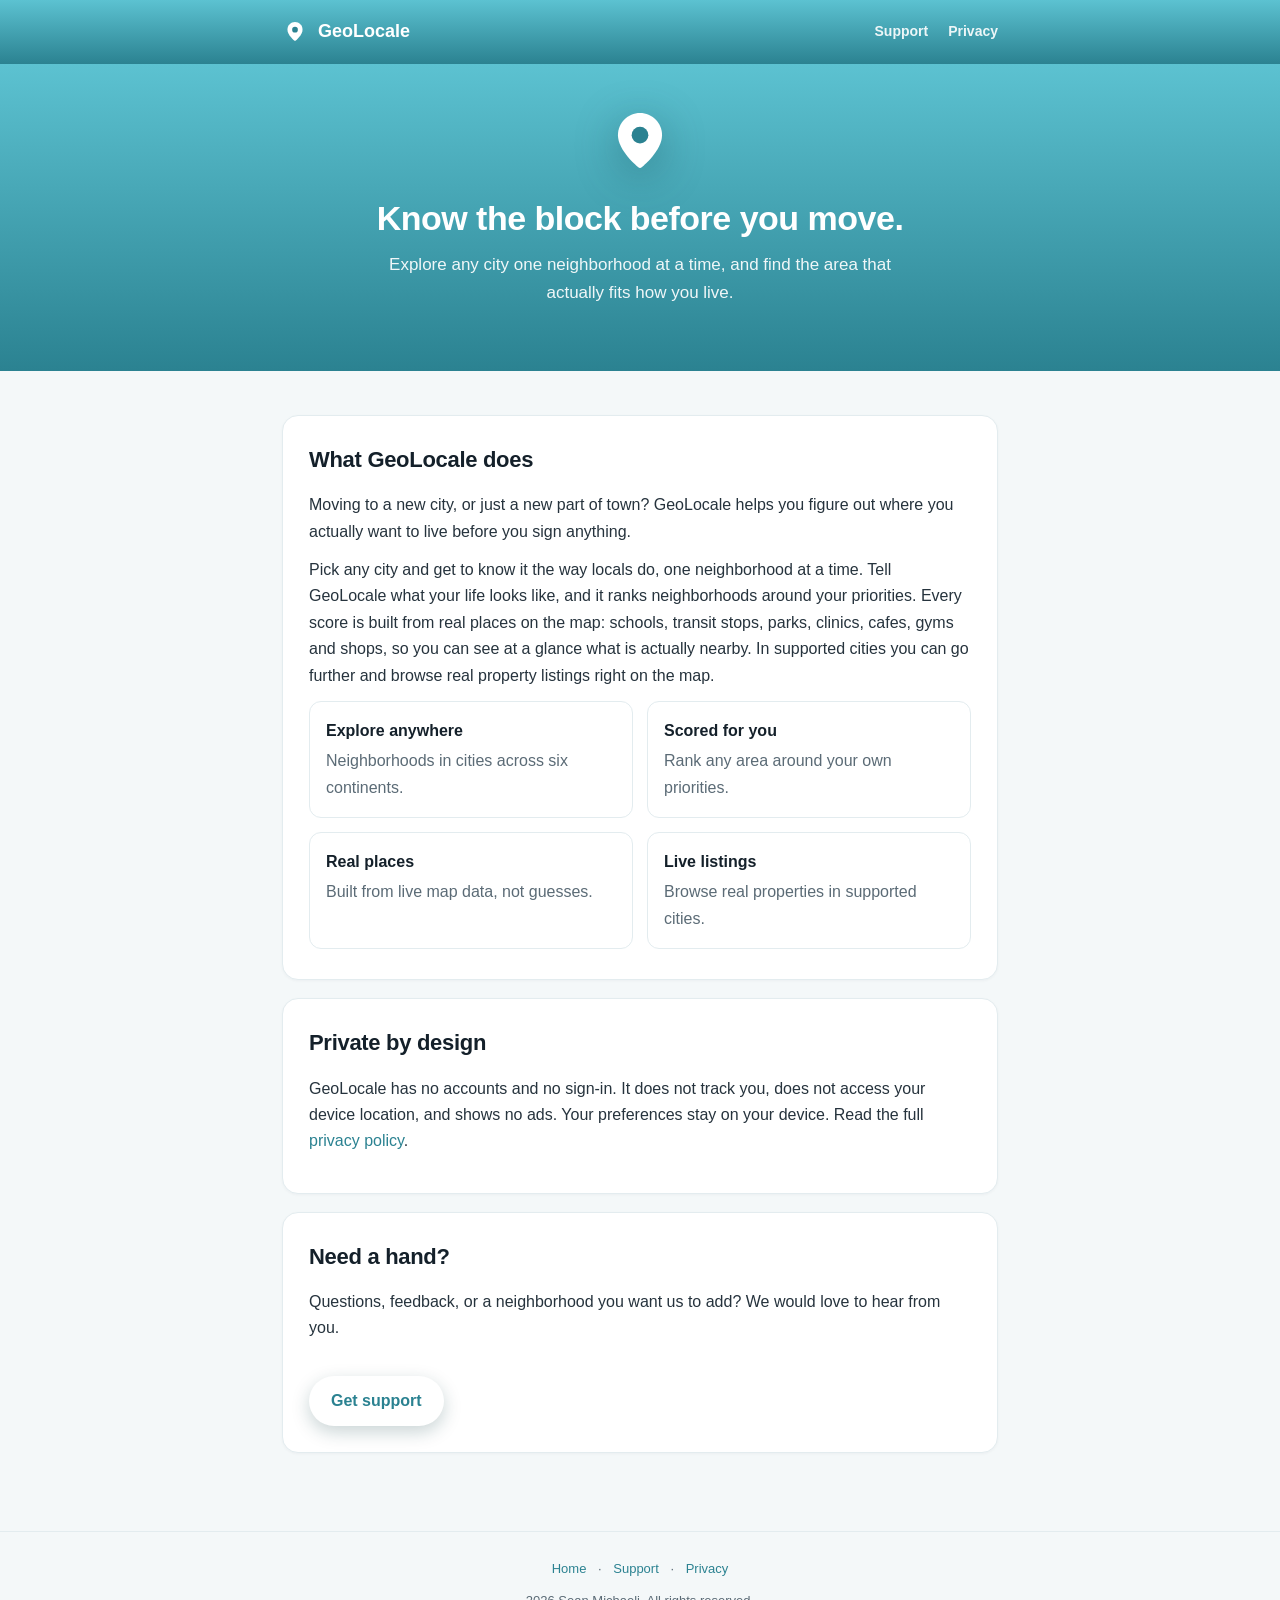
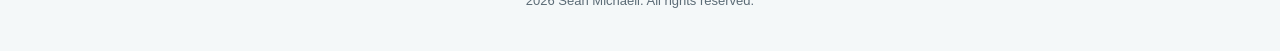
<file: index.html>
<!doctype html>
<html lang="en">
<head>
<meta charset="utf-8">
<meta name="viewport" content="width=device-width,initial-scale=1">
<title>GeoLocale · Know the block before you move</title>
<meta name="description" content="Explore any city one neighborhood at a time, and find the area that actually fits how you live.">
<link rel="stylesheet" href="style.css">
</head>
<body>
<header class="site-head">
  <div class="wrap nav">
    <a class="brand" href="index.html">
      <svg class="pin" viewBox="0 0 100 100" xmlns="http://www.w3.org/2000/svg"><path fill="#fff" d="M50 12c-16 0-29 13-29 29 0 20 25 41 28 43a2 2 0 0 0 2 0c3-2 28-23 28-43 0-16-13-29-29-29z"/><circle cx="50" cy="41" r="11" fill="#2b8291"/></svg>
      GeoLocale
    </a>
    <nav class="nav-links">
      <a href="support.html">Support</a>
      <a href="privacy.html">Privacy</a>
    </nav>
  </div>
</header>

<section class="hero">
  <div class="wrap">
    <svg class="pin-lg" viewBox="0 0 100 100" xmlns="http://www.w3.org/2000/svg"><path fill="#fff" d="M50 12c-16 0-29 13-29 29 0 20 25 41 28 43a2 2 0 0 0 2 0c3-2 28-23 28-43 0-16-13-29-29-29z"/><circle cx="50" cy="41" r="11" fill="#2b8291"/></svg>
    <h1>Know the block before you move.</h1>
    <p>Explore any city one neighborhood at a time, and find the area that actually fits how you live.</p>
  </div>
</section>

<main>
  <div class="wrap">
    <div class="card">
      <h2>What GeoLocale does</h2>
      <p>Moving to a new city, or just a new part of town? GeoLocale helps you figure out where you actually want to live before you sign anything.</p>
      <p>Pick any city and get to know it the way locals do, one neighborhood at a time. Tell GeoLocale what your life looks like, and it ranks neighborhoods around your priorities. Every score is built from real places on the map: schools, transit stops, parks, clinics, cafes, gyms and shops, so you can see at a glance what is actually nearby. In supported cities you can go further and browse real property listings right on the map.</p>
      <div class="feat">
        <div class="f"><b>Explore anywhere</b><span class="muted">Neighborhoods in cities across six continents.</span></div>
        <div class="f"><b>Scored for you</b><span class="muted">Rank any area around your own priorities.</span></div>
        <div class="f"><b>Real places</b><span class="muted">Built from live map data, not guesses.</span></div>
        <div class="f"><b>Live listings</b><span class="muted">Browse real properties in supported cities.</span></div>
      </div>
    </div>

    <div class="card">
      <h2>Private by design</h2>
      <p>GeoLocale has no accounts and no sign-in. It does not track you, does not access your device location, and shows no ads. Your preferences stay on your device. Read the full <a href="privacy.html">privacy policy</a>.</p>
    </div>

    <div class="card">
      <h2>Need a hand?</h2>
      <p>Questions, feedback, or a neighborhood you want us to add? We would love to hear from you.</p>
      <a class="btn" href="support.html">Get support</a>
    </div>
  </div>
</main>

<footer>
  <div class="wrap">
    <a href="index.html">Home</a> · <a href="support.html">Support</a> · <a href="privacy.html">Privacy</a>
    <div style="margin-top:10px">2026 Sean Michaeli. All rights reserved.</div>
  </div>
</footer>
</body>
</html>
</file>
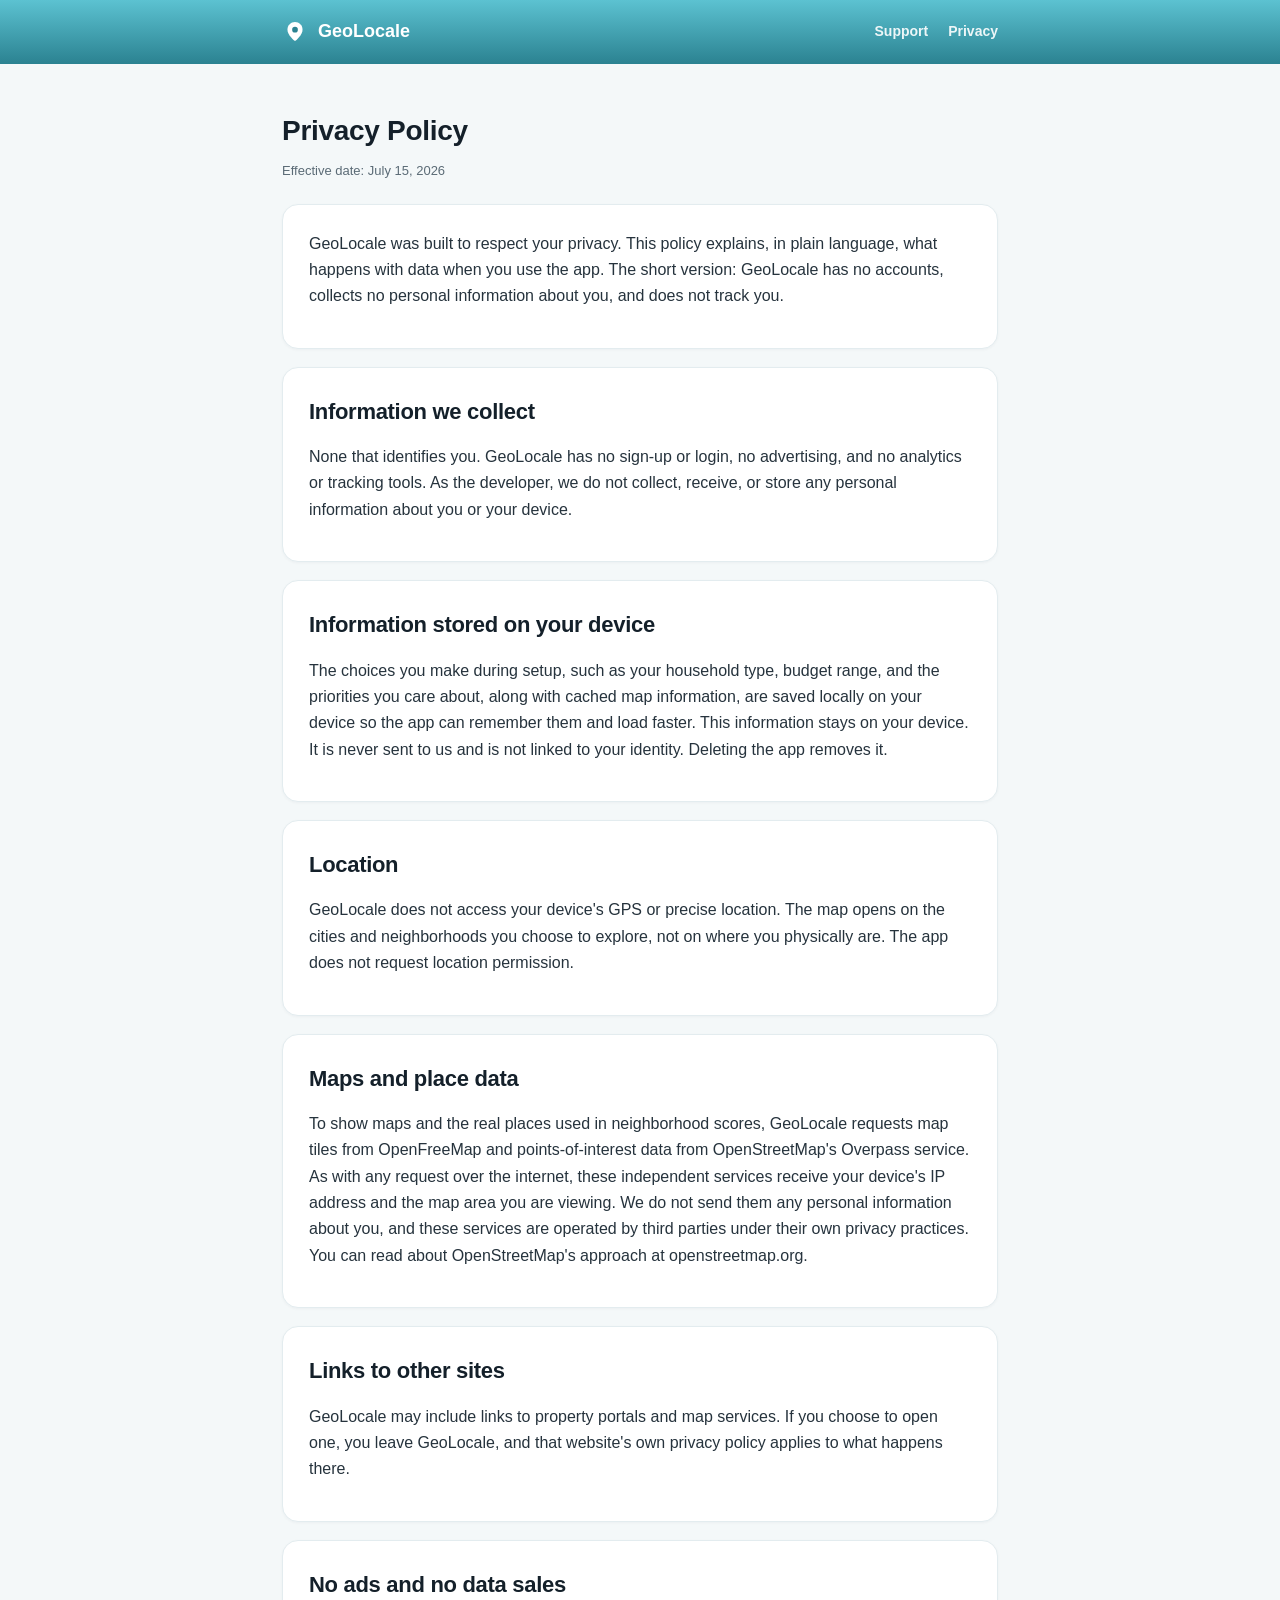
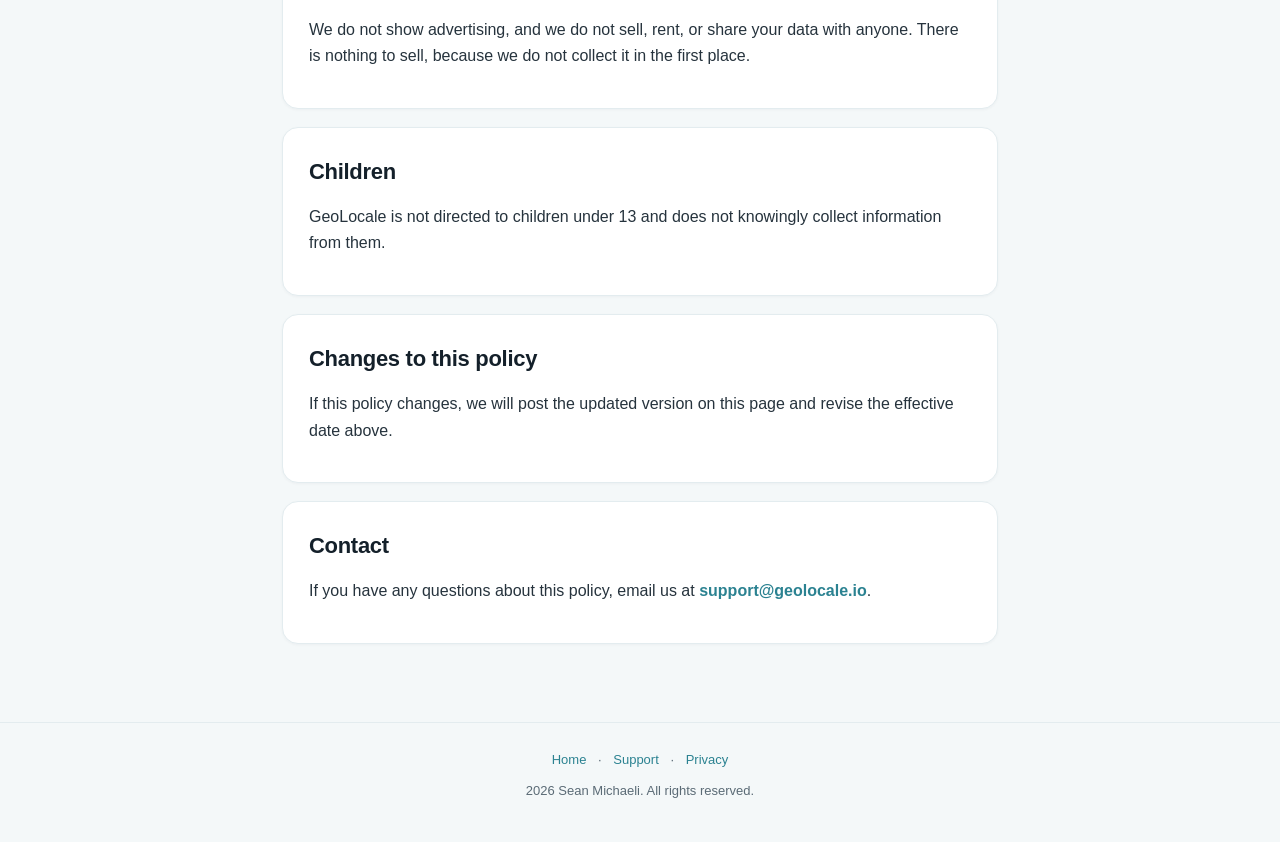
<file: privacy.html>
<!doctype html>
<html lang="en">
<head>
<meta charset="utf-8">
<meta name="viewport" content="width=device-width,initial-scale=1">
<title>GeoLocale · Privacy Policy</title>
<meta name="description" content="The GeoLocale privacy policy.">
<link rel="stylesheet" href="style.css">
</head>
<body>
<header class="site-head">
  <div class="wrap nav">
    <a class="brand" href="index.html">
      <svg class="pin" viewBox="0 0 100 100" xmlns="http://www.w3.org/2000/svg"><path fill="#fff" d="M50 12c-16 0-29 13-29 29 0 20 25 41 28 43a2 2 0 0 0 2 0c3-2 28-23 28-43 0-16-13-29-29-29z"/><circle cx="50" cy="41" r="11" fill="#2b8291"/></svg>
      GeoLocale
    </a>
    <nav class="nav-links">
      <a href="support.html">Support</a>
      <a href="privacy.html">Privacy</a>
    </nav>
  </div>
</header>

<main>
  <div class="wrap">
    <h2 style="font-size:28px;margin-bottom:6px">Privacy Policy</h2>
    <p class="eff">Effective date: July 15, 2026</p>

    <div class="card">
      <p>GeoLocale was built to respect your privacy. This policy explains, in plain language, what happens with data when you use the app. The short version: GeoLocale has no accounts, collects no personal information about you, and does not track you.</p>
    </div>

    <div class="card">
      <h2>Information we collect</h2>
      <p>None that identifies you. GeoLocale has no sign-up or login, no advertising, and no analytics or tracking tools. As the developer, we do not collect, receive, or store any personal information about you or your device.</p>
    </div>

    <div class="card">
      <h2>Information stored on your device</h2>
      <p>The choices you make during setup, such as your household type, budget range, and the priorities you care about, along with cached map information, are saved locally on your device so the app can remember them and load faster. This information stays on your device. It is never sent to us and is not linked to your identity. Deleting the app removes it.</p>
    </div>

    <div class="card">
      <h2>Location</h2>
      <p>GeoLocale does not access your device's GPS or precise location. The map opens on the cities and neighborhoods you choose to explore, not on where you physically are. The app does not request location permission.</p>
    </div>

    <div class="card">
      <h2>Maps and place data</h2>
      <p>To show maps and the real places used in neighborhood scores, GeoLocale requests map tiles from OpenFreeMap and points-of-interest data from OpenStreetMap's Overpass service. As with any request over the internet, these independent services receive your device's IP address and the map area you are viewing. We do not send them any personal information about you, and these services are operated by third parties under their own privacy practices. You can read about OpenStreetMap's approach at openstreetmap.org.</p>
    </div>

    <div class="card">
      <h2>Links to other sites</h2>
      <p>GeoLocale may include links to property portals and map services. If you choose to open one, you leave GeoLocale, and that website's own privacy policy applies to what happens there.</p>
    </div>

    <div class="card">
      <h2>No ads and no data sales</h2>
      <p>We do not show advertising, and we do not sell, rent, or share your data with anyone. There is nothing to sell, because we do not collect it in the first place.</p>
    </div>

    <div class="card">
      <h2>Children</h2>
      <p>GeoLocale is not directed to children under 13 and does not knowingly collect information from them.</p>
    </div>

    <div class="card">
      <h2>Changes to this policy</h2>
      <p>If this policy changes, we will post the updated version on this page and revise the effective date above.</p>
    </div>

    <div class="card">
      <h2>Contact</h2>
      <p>If you have any questions about this policy, email us at <a class="email" href="mailto:support@geolocale.io?subject=GeoLocale%20Privacy">support@geolocale.io</a>.</p>
    </div>
  </div>
</main>

<footer>
  <div class="wrap">
    <a href="index.html">Home</a> · <a href="support.html">Support</a> · <a href="privacy.html">Privacy</a>
    <div style="margin-top:10px">2026 Sean Michaeli. All rights reserved.</div>
  </div>
</footer>
</body>
</html>
</file>
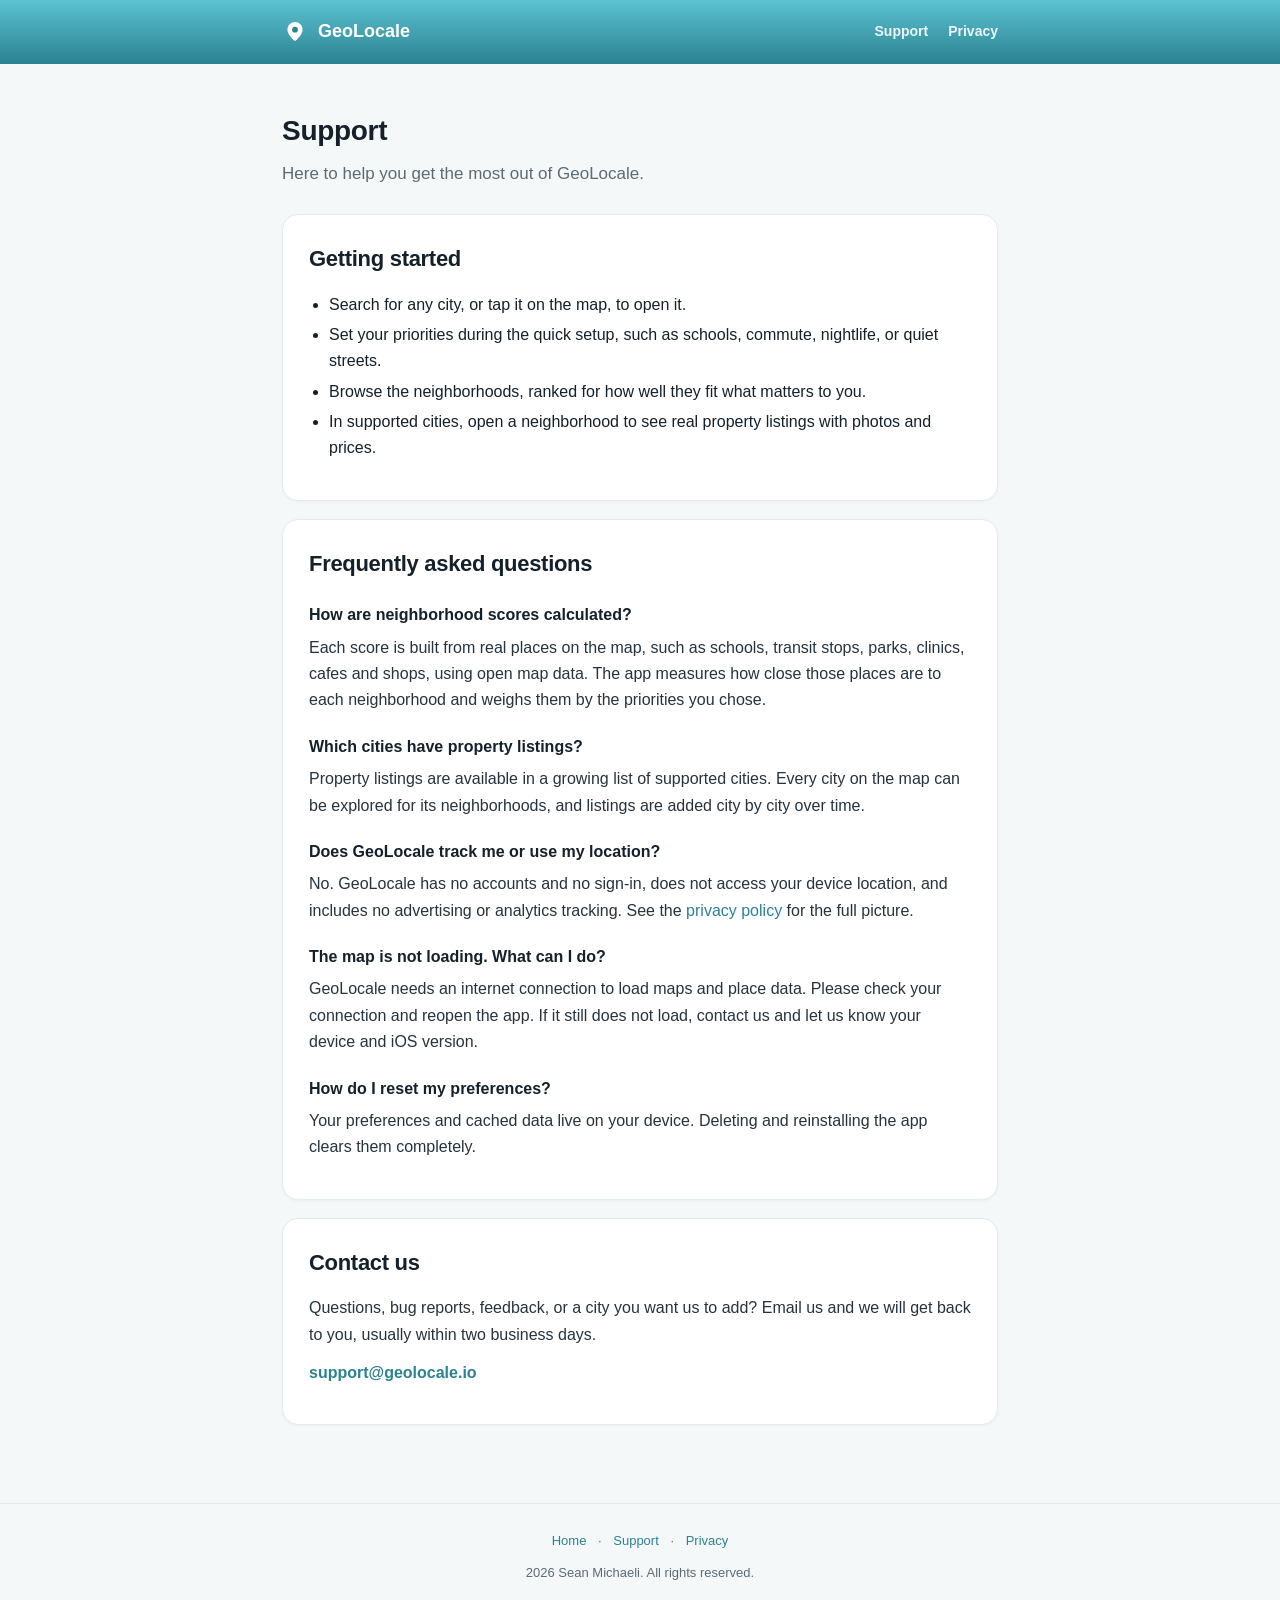
<file: support.html>
<!doctype html>
<html lang="en">
<head>
<meta charset="utf-8">
<meta name="viewport" content="width=device-width,initial-scale=1">
<title>GeoLocale · Support</title>
<meta name="description" content="Help and support for the GeoLocale app.">
<link rel="stylesheet" href="style.css">
</head>
<body>
<header class="site-head">
  <div class="wrap nav">
    <a class="brand" href="index.html">
      <svg class="pin" viewBox="0 0 100 100" xmlns="http://www.w3.org/2000/svg"><path fill="#fff" d="M50 12c-16 0-29 13-29 29 0 20 25 41 28 43a2 2 0 0 0 2 0c3-2 28-23 28-43 0-16-13-29-29-29z"/><circle cx="50" cy="41" r="11" fill="#2b8291"/></svg>
      GeoLocale
    </a>
    <nav class="nav-links">
      <a href="support.html">Support</a>
      <a href="privacy.html">Privacy</a>
    </nav>
  </div>
</header>

<main>
  <div class="wrap">
    <h2 style="font-size:28px;margin-bottom:6px">Support</h2>
    <p class="lead">Here to help you get the most out of GeoLocale.</p>

    <div class="card">
      <h2>Getting started</h2>
      <ul>
        <li>Search for any city, or tap it on the map, to open it.</li>
        <li>Set your priorities during the quick setup, such as schools, commute, nightlife, or quiet streets.</li>
        <li>Browse the neighborhoods, ranked for how well they fit what matters to you.</li>
        <li>In supported cities, open a neighborhood to see real property listings with photos and prices.</li>
      </ul>
    </div>

    <div class="card">
      <h2>Frequently asked questions</h2>

      <h3>How are neighborhood scores calculated?</h3>
      <p>Each score is built from real places on the map, such as schools, transit stops, parks, clinics, cafes and shops, using open map data. The app measures how close those places are to each neighborhood and weighs them by the priorities you chose.</p>

      <h3>Which cities have property listings?</h3>
      <p>Property listings are available in a growing list of supported cities. Every city on the map can be explored for its neighborhoods, and listings are added city by city over time.</p>

      <h3>Does GeoLocale track me or use my location?</h3>
      <p>No. GeoLocale has no accounts and no sign-in, does not access your device location, and includes no advertising or analytics tracking. See the <a href="privacy.html">privacy policy</a> for the full picture.</p>

      <h3>The map is not loading. What can I do?</h3>
      <p>GeoLocale needs an internet connection to load maps and place data. Please check your connection and reopen the app. If it still does not load, contact us and let us know your device and iOS version.</p>

      <h3>How do I reset my preferences?</h3>
      <p>Your preferences and cached data live on your device. Deleting and reinstalling the app clears them completely.</p>
    </div>

    <div class="card">
      <h2>Contact us</h2>
      <p>Questions, bug reports, feedback, or a city you want us to add? Email us and we will get back to you, usually within two business days.</p>
      <p><a class="email" href="mailto:support@geolocale.io?subject=GeoLocale%20Support">support@geolocale.io</a></p>
    </div>
  </div>
</main>

<footer>
  <div class="wrap">
    <a href="index.html">Home</a> · <a href="support.html">Support</a> · <a href="privacy.html">Privacy</a>
    <div style="margin-top:10px">2026 Sean Michaeli. All rights reserved.</div>
  </div>
</footer>
</body>
</html>
</file>
<file: style.css>
:root{
  --teal:#2b8291; --teal-light:#47b2c2; --ink:#14202a; --muted:#5b6b76;
  --bg:#f4f8f9; --card:#ffffff; --line:#e3ecef; --radius:16px;
}
*{box-sizing:border-box;margin:0;padding:0}
html{scroll-behavior:smooth}
body{
  font-family:-apple-system,BlinkMacSystemFont,"Segoe UI",Roboto,Helvetica,Arial,sans-serif;
  color:var(--ink); background:var(--bg); line-height:1.65;
  -webkit-font-smoothing:antialiased;
}
a{color:var(--teal); text-decoration:none}
a:hover{text-decoration:underline}
.wrap{max-width:760px; margin:0 auto; padding:0 22px}

/* header */
.site-head{background:linear-gradient(180deg,#5cc2d1,#2b8291); color:#fff; padding:0}
.nav{display:flex; align-items:center; justify-content:space-between; height:64px}
.brand{display:flex; align-items:center; gap:10px; color:#fff; font-weight:800; font-size:18px}
.brand:hover{text-decoration:none}
.brand .pin{width:26px;height:26px;flex:0 0 auto}
.nav-links{display:flex; gap:20px; font-size:14px; font-weight:600}
.nav-links a{color:rgba(255,255,255,.9)}

/* hero */
.hero{background:linear-gradient(180deg,#5cc2d1,#2b8291); color:#fff; padding:40px 0 64px; text-align:center}
.hero .pin-lg{width:76px;height:76px;margin:0 auto 18px; display:block; filter:drop-shadow(0 10px 22px rgba(10,58,66,.35))}
.hero h1{font-size:34px; line-height:1.2; font-weight:800; margin-bottom:12px; letter-spacing:-.5px}
.hero p{font-size:17px; max-width:520px; margin:0 auto; color:rgba(255,255,255,.92)}

/* page body */
main{padding:44px 0 60px}
.card{background:var(--card); border:1px solid var(--line); border-radius:var(--radius); padding:26px 26px; margin:0 0 18px; box-shadow:0 1px 3px rgba(20,32,42,.04)}
h2{font-size:22px; font-weight:800; margin:0 0 14px; letter-spacing:-.3px}
h3{font-size:16px; font-weight:700; margin:20px 0 6px}
p{margin:0 0 12px; color:#26333d}
.lead{font-size:17px; color:var(--muted); margin-bottom:26px}
ul{margin:0 0 12px 20px} li{margin:4px 0}
.muted{color:var(--muted)}
.eff{font-size:13px; color:var(--muted); margin-bottom:22px}
.feat{display:grid; grid-template-columns:1fr 1fr; gap:14px; margin:8px 0 4px}
.feat .f{background:var(--card); border:1px solid var(--line); border-radius:12px; padding:16px}
.feat .f b{display:block; margin-bottom:4px}
.btn{display:inline-block; background:#fff; color:var(--teal); font-weight:700; padding:12px 22px; border-radius:999px; margin-top:22px; box-shadow:0 6px 18px rgba(10,58,66,.22)}
.email{font-weight:700}

/* footer */
footer{border-top:1px solid var(--line); padding:26px 0 40px; color:var(--muted); font-size:13px; text-align:center}
footer a{margin:0 8px}
@media(max-width:560px){
  .hero h1{font-size:27px} .feat{grid-template-columns:1fr} .nav-links{gap:14px}
}
</file>
